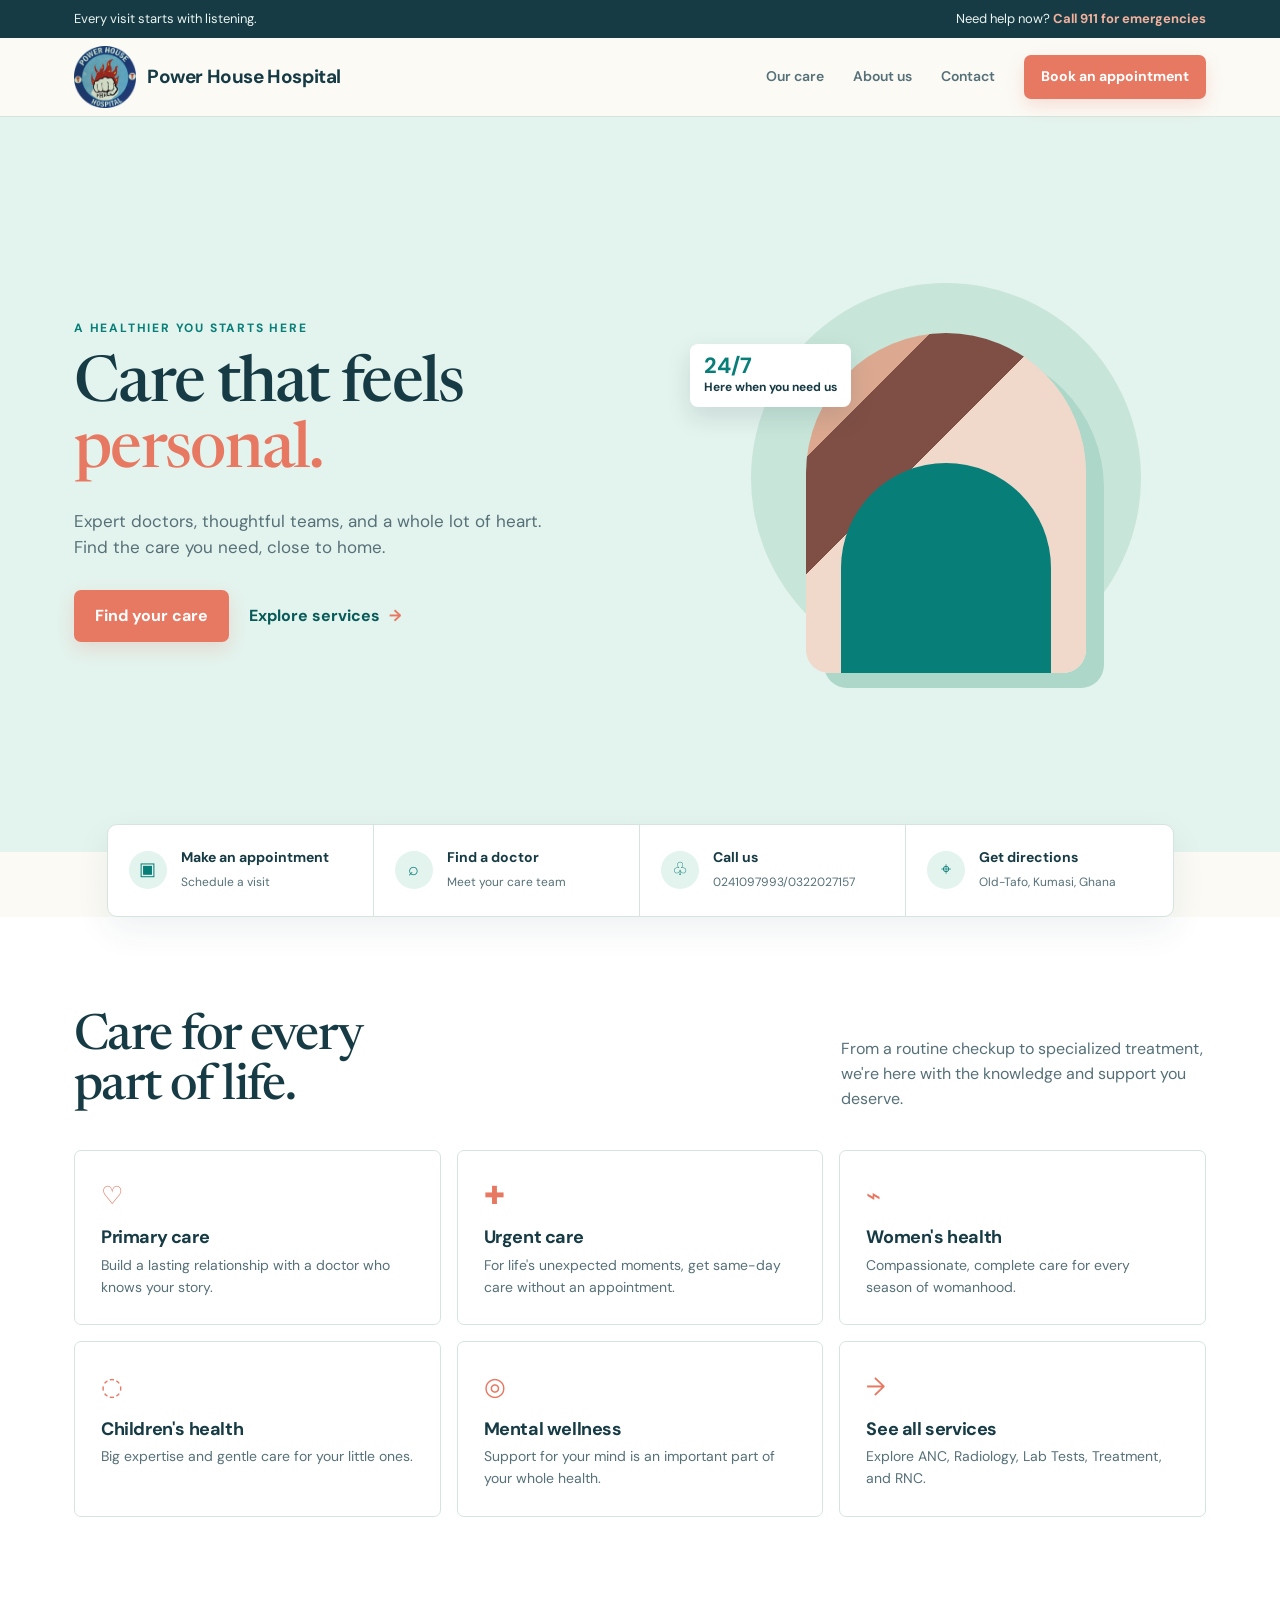
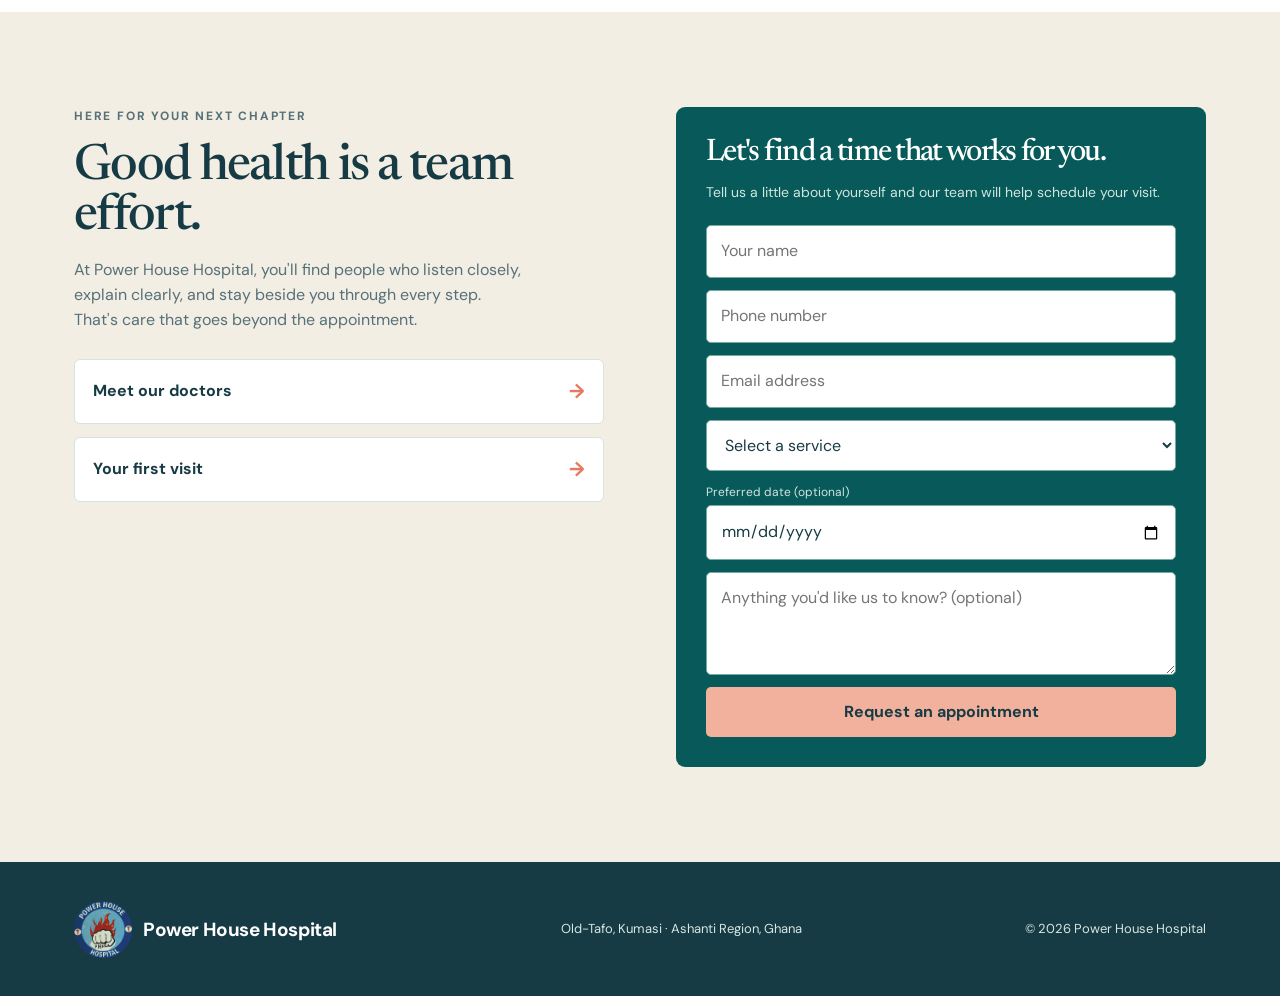
<file: poh/index.html>
<!doctype html>
<html lang="en">
<head>
  <meta charset="utf-8">
  <meta name="viewport" content="width=device-width, initial-scale=1">
  <meta name="description" content="Power House Hospital provides compassionate, expert care in Old-Tafo, Kumasi, Ashanti Region, Ghana.">
  <title>Power House Hospital | Care that feels personal</title>
  <link rel="preconnect" href="https://fonts.googleapis.com">
  <link rel="preconnect" href="https://fonts.gstatic.com" crossorigin>
  <link href="https://fonts.googleapis.com/css2?family=DM+Sans:wght@400;500;600;700&family=Newsreader:opsz,wght@6..72,500;6..72,600&display=swap" rel="stylesheet">
  <link rel="stylesheet" href="styles.css">
</head>
<body>
  <div class="topbar"><div class="topbar-inner"><span>Every visit starts with listening.</span><span>Need help now? <a href="tel:911">Call 911 for emergencies</a></span></div></div>
  <header class="nav"><div class="nav-inner"><a class="brand" href="#top" aria-label="Power House Hospital home"><img class="brand-logo" src="phhh.png" alt="Power House Hospital logo"><span class="brand-name">Power House Hospital</span></a><button class="menu-button" aria-label="Open navigation" aria-expanded="false">☰</button><nav><a href="#services">Our care</a><a href="#about">About us</a><a href="#contact">Contact</a><a class="nav-cta" href="#appointment">Book an appointment</a></nav></div></header>
  <main id="top">
    <section class="hero"><div class="hero-inner"><div><p class="eyebrow">A healthier you starts here</p><h1>Care that feels <em>personal.</em></h1><p class="hero-copy">Expert doctors, thoughtful teams, and a whole lot of heart. Find the care you need, close to home.</p><div class="hero-actions"><a class="primary" href="#appointment">Find your care</a><a class="text-link" href="#services">Explore services <span>→</span></a></div></div><div class="hero-art" aria-hidden="true"><div class="person"></div><div class="badge"><b>24/7</b>Here when you need us</div></div></div></section>
    <div class="quick-links"><div class="quick-grid"><a class="quick-item" href="#appointment"><span class="quick-icon">▣</span><span><strong>Make an appointment</strong><small>Schedule a visit</small></span></a><a class="quick-item" href="#services"><span class="quick-icon">⌕</span><span><strong>Find a doctor</strong><small>Meet your care team</small></span></a><a class="quick-item" href="tel:+233241097993"><span class="quick-icon">♧</span><span><strong>Call us</strong><small>0241097993/0322027157</small></span></a><a class="quick-item" href="https://www.google.com/maps/search/?api=1&query=Power+House+Hospital%2C+Old-Tafo%2C+Kumasi%2C+Ashanti+Region%2C+Ghana" target="_blank" rel="noopener noreferrer"><span class="quick-icon">⌖</span><span><strong>Get directions</strong><small>Old-Tafo, Kumasi, Ghana</small></span></a></div></div>
    <section class="services" id="services"><div class="wrap"><div class="section-heading"><h2>Care for every<br>part of life.</h2><p>From a routine checkup to specialized treatment, we're here with the knowledge and support you deserve.</p></div><div class="service-grid"><article class="service"><div class="service-icon">♡</div><h3>Primary care</h3><p>Build a lasting relationship with a doctor who knows your story.</p></article><article class="service"><div class="service-icon">✚</div><h3>Urgent care</h3><p>For life's unexpected moments, get same-day care without an appointment.</p></article><article class="service"><div class="service-icon">⌁</div><h3>Women's health</h3><p>Compassionate, complete care for every season of womanhood.</p></article><article class="service"><div class="service-icon">◌</div><h3>Children's health</h3><p>Big expertise and gentle care for your little ones.</p></article><article class="service"><div class="service-icon">◎</div><h3>Mental wellness</h3><p>Support for your mind is an important part of your whole health.</p></article><a class="service service-link" href="services.html"><div class="service-icon">→</div><h3>See all services</h3><p>Explore ANC, Radiology, Lab Tests, Treatment, and RNC.</p></a></div></div></section>
    <section class="find-care" id="about"><div class="wrap care-grid"><div class="care-copy"><p class="eyebrow">Here for your next chapter</p><h2>Good health is a team effort.</h2><p>At Power House Hospital, you'll find people who listen closely, explain clearly, and stay beside you through every step. That's care that goes beyond the appointment.</p><div class="care-list"><a href="#contact">Meet our doctors <span>→</span></a><a href="#contact">Your first visit <span>→</span></a></div></div><aside class="appointment" id="appointment"><h3>Let's find a time that works for you.</h3><p>Tell us a little about yourself and our team will help schedule your visit.</p><form id="appointment-form" action="appointment.php" method="post"><input name="name" aria-label="Your name" required maxlength="120" placeholder="Your name"><input name="phone" type="tel" aria-label="Phone number" required maxlength="30" placeholder="Phone number"><input name="email" type="email" aria-label="Email address" required maxlength="254" placeholder="Email address"><select name="service" aria-label="Service needed" required><option value="" disabled selected>Select a service</option><option>ANC</option><option>Radiology</option><option>Lab Tests</option><option>Treatment</option><option>RNC</option><option>Other</option></select><label class="date-label" for="preferred-date">Preferred date (optional)</label><input id="preferred-date" name="preferred_date" type="date" aria-label="Preferred date"><textarea name="patient_note" aria-label="Additional information" maxlength="1000" rows="3" placeholder="Anything you'd like us to know? (optional)"></textarea><button type="submit">Request an appointment</button><div class="notice" role="status"></div></form></aside></div></section>
  </main>
  <footer id="contact"><div class="wrap footer-inner"><a class="brand" href="#top" aria-label="Power House Hospital home"><img class="brand-logo" src="phhh.png" alt="Power House Hospital logo"><span class="brand-name">Power House Hospital</span></a><p>Old-Tafo, Kumasi · Ashanti Region, Ghana</p><p>© 2026 Power House Hospital</p></div></footer>
  <script src="script.js"></script>
</body>
</html>
</file>
<file: poh/styles.css>
:root {
  --ink: #173b45;
  --muted: #567078;
  --teal: #087e79;
  --deep: #075a59;
  --mint: #e3f3ed;
  --coral: #e77962;
  --cream: #fbfaf5;
  --line: #d6e4df;
  --white: #fff;
}

* { box-sizing: border-box; }
html { scroll-behavior: smooth; }
body { margin: 0; color: var(--ink); background: var(--cream); font: 16px/1.55 'DM Sans', sans-serif; }
a { color: inherit; text-decoration: none; }
button, input, select, textarea { font: inherit; }

.topbar { background: var(--ink); color: #eaf5f1; font-size: 13px; }
.topbar-inner, .nav-inner, .wrap { max-width: 1180px; margin: auto; padding-left: 24px; padding-right: 24px; }
.topbar-inner { display: flex; justify-content: space-between; gap: 20px; padding-top: 9px; padding-bottom: 9px; }
.topbar a { color: #f2b19d; font-weight: 700; }
.nav { background: var(--cream); border-bottom: 1px solid var(--line); }
.nav-inner { min-height: 78px; display: flex; align-items: center; justify-content: space-between; gap: 35px; }
.brand { display: flex; align-items: center; gap: 11px; font-size: 19px; font-weight: 700; letter-spacing: -.4px; white-space: nowrap; }
.brand-logo { display: block; width: 62px; height: 62px; object-fit: contain; }
.brand-name { display: inline-block; }
.visually-hidden { position: absolute; width: 1px; height: 1px; padding: 0; margin: -1px; overflow: hidden; clip: rect(0, 0, 0, 0); white-space: nowrap; border: 0; }
.brand-mark { display: grid; place-items: center; width: 38px; height: 38px; color: var(--white); background: var(--teal); border-radius: 12px; font-size: 22px; font-weight: 700; }
nav { display: flex; align-items: center; gap: 29px; color: var(--muted); font-size: 14px; font-weight: 600; }
nav a:hover { color: var(--teal); }
.nav-cta, .primary { border: 0; border-radius: 7px; background: var(--coral); color: #fff; font-weight: 700; cursor: pointer; box-shadow: 0 7px 17px #e7796233; }
.nav-cta { padding: 11px 17px; }

.hero { overflow: hidden; background: var(--mint); }
.hero-inner { max-width: 1180px; margin: auto; padding: 76px 24px 84px; display: grid; grid-template-columns: 1.03fr .97fr; align-items: center; gap: 58px; }
.eyebrow { margin: 0 0 17px; color: var(--teal); font-size: 12px; font-weight: 700; letter-spacing: 1.8px; text-transform: uppercase; }
h1, h2, h3 { margin: 0; letter-spacing: -1.7px; line-height: 1.08; }
h1 { max-width: 590px; font: 500 clamp(42px, 5vw, 72px)/1.02 Newsreader, serif; }
h1 em { color: var(--coral); font-style: normal; }
.hero-copy { max-width: 490px; margin: 23px 0 29px; color: var(--muted); font-size: 17px; }
.hero-actions { display: flex; align-items: center; gap: 20px; }
.primary { padding: 14px 21px; }
.text-link { color: var(--deep); font-weight: 700; }
.text-link span { display: inline-block; margin-left: 5px; color: var(--coral); transition: transform .2s; }
.text-link:hover span { transform: translateX(4px); }
.hero-art { position: relative; min-height: 385px; display: flex; align-items: flex-end; justify-content: center; }
.hero-art:before { content: ''; position: absolute; width: 390px; height: 390px; border-radius: 50%; background: #c8e5d9; bottom: 0; }
.person { position: relative; width: 280px; height: 340px; border-radius: 145px 145px 24px 24px; background: linear-gradient(135deg, #dca990 0 20%, #7f4f45 20% 39%, #f0d8ca 39%); box-shadow: 18px 15px 0 #acd7c9; overflow: hidden; }
.person:after { content: ''; position: absolute; left: 35px; right: 35px; bottom: 0; height: 210px; border-radius: 135px 135px 0 0; background: #087e79; }
.badge { position: absolute; z-index: 2; left: 5px; top: 56px; padding: 10px 14px; background: #fff; border-radius: 8px; box-shadow: 0 10px 25px #173b4520; font-size: 12px; font-weight: 700; }
.badge b { display: block; color: var(--teal); font-size: 22px; line-height: 1.1; }

.quick-links { position: relative; margin: -28px auto 0; max-width: 1115px; padding: 0 24px; }
.quick-grid { display: grid; grid-template-columns: repeat(4, 1fr); background: #fff; border: 1px solid var(--line); border-radius: 10px; box-shadow: 0 13px 35px #173b4512; }
.quick-item { display: flex; align-items: center; gap: 14px; padding: 22px 21px; border-right: 1px solid var(--line); }
.quick-item:last-child { border: 0; }
.quick-icon { display: grid; place-items: center; flex: 0 0 38px; height: 38px; border-radius: 50%; background: var(--mint); color: var(--teal); font-size: 18px; }
.quick-item strong { display: block; font-size: 14px; }
.quick-item small { color: var(--muted); font-size: 12px; }

section { padding: 95px 0; }
.section-heading { display: flex; justify-content: space-between; align-items: end; gap: 25px; margin-bottom: 38px; }
h2 { font: 500 clamp(34px, 4vw, 50px) Newsreader, serif; }
.section-heading p { max-width: 365px; margin: 0; color: var(--muted); }
.services { background: #fff; }
.service-grid { display: grid; grid-template-columns: repeat(3, 1fr); gap: 16px; }
.service { padding: 26px; min-height: 175px; border: 1px solid var(--line); border-radius: 7px; transition: transform .2s, box-shadow .2s; }
.service:hover { transform: translateY(-4px); box-shadow: 0 12px 25px #173b4512; }
.service-link { display: block; color: inherit; }
.service-link:focus-visible, .department-tab:focus-visible { outline: 3px solid var(--coral); outline-offset: 3px; }
.service-icon { color: var(--coral); font-size: 25px; }
.service h3 { margin: 13px 0 7px; font-size: 18px; letter-spacing: -.4px; }
.service p { margin: 0; color: var(--muted); font-size: 14px; }
.find-care { background: #f2eee4; }
.care-grid { display: grid; grid-template-columns: 1fr 1fr; gap: 72px; align-items: start; }
.care-copy p { max-width: 450px; color: var(--muted); }
.care-list { display: grid; gap: 13px; margin-top: 26px; }
.care-list a { display: flex; align-items: center; justify-content: space-between; padding: 16px 18px; background: #fff; border: 1px solid var(--line); border-radius: 6px; font-weight: 700; }
.care-list a span { color: var(--coral); font-size: 20px; }
.appointment { padding: 30px; background: var(--deep); border-radius: 9px; color: #fff; }
.appointment h3 { font: 500 31px Newsreader, serif; }
.appointment p { color: #d0e5df; font-size: 14px; }
form { display: grid; gap: 12px; margin-top: 22px; }
input, select, textarea { width: 100%; padding: 13px 14px; border: 1px solid #78aaa2; border-radius: 5px; color: var(--ink); background: #fff; }
textarea { resize: vertical; }
.date-label { margin-bottom: -8px; color: #d0e5df; font-size: 12px; }
.appointment button { padding: 13px; border: 0; border-radius: 5px; color: var(--ink); background: #f2b19d; font-weight: 700; cursor: pointer; }
footer { background: var(--ink); color: #d5e6e1; padding: 38px 0; }
.footer-inner { display: flex; justify-content: space-between; gap: 30px; align-items: center; }
footer .brand { color: #fff; }
footer .brand-logo { width: 58px; height: 58px; }
footer .brand-mark { background: var(--coral); }
footer p { margin: 0; font-size: 13px; }
.menu-button { display: none; border: 0; background: transparent; color: var(--ink); font-size: 25px; cursor: pointer; }
.notice { display: none; padding: 12px; color: var(--deep); background: #d4f2e5; border-radius: 5px; font-size: 13px; }

.services-page { min-height: 65vh; padding: 76px 0 100px; background: #fff; }
.services-page-heading { margin-bottom: 35px; }
.services-page-heading h1 { max-width: 760px; }
.services-page-heading p { max-width: 610px; margin: 20px 0 0; color: var(--muted); font-size: 17px; }
.department-tabs { display: flex; gap: 8px; overflow-x: auto; padding: 5px 2px 13px; border-bottom: 1px solid var(--line); }
.department-tab { flex: 0 0 auto; padding: 11px 17px; border: 1px solid transparent; border-radius: 5px; background: transparent; color: var(--muted); font-weight: 700; cursor: pointer; }
.department-tab[aria-selected="true"] { border-color: var(--line); background: var(--mint); color: var(--deep); }
.department-panel { display: grid; grid-template-columns: minmax(0, 1.05fr) minmax(0, .95fr); gap: 48px; align-items: center; padding: 36px 0 0; animation: panel-in .24s ease-out; }
.department-panel[hidden] { display: none; }
.department-panel-text { grid-template-columns: minmax(0, 680px); }
.department-copy { max-width: 590px; }
.department-panel h2 { font-size: 38px; }
.department-panel p { max-width: 650px; color: var(--muted); }
.patient-note { margin: 24px 0 8px; padding-left: 15px; border-left: 3px solid var(--teal); }
.patient-note strong { font-size: 13px; color: var(--deep); }
.patient-note p { margin: 5px 0 0; font-size: 14px; }
.department-image { margin: 0; }
.department-image img { display: block; width: 100%; aspect-ratio: 4 / 3; border-radius: 7px; background: var(--mint); object-fit: cover; }
.department-image figcaption { margin-top: 8px; color: var(--muted); font-size: 11px; }
.department-image figcaption a { text-decoration: underline; text-underline-offset: 2px; }
.department-contact { display: inline-flex; align-items: center; gap: 9px; margin-top: 12px; padding: 13px 18px; border-radius: 5px; background: var(--coral); color: #fff; font-weight: 700; }
.department-contact:hover { background: #cf654f; }
@keyframes panel-in { from { opacity: 0; transform: translateY(5px); } to { opacity: 1; transform: translateY(0); } }

@media (max-width: 760px) {
  .topbar-inner { padding-top: 8px; padding-bottom: 8px; }
  .topbar-inner span { display: none; }
  .nav-inner { min-height: 68px; }
  .brand { gap: 8px; font-size: 15px; }
  .brand-logo { width: 50px; height: 50px; }
  .menu-button { display: block; }
  nav { display: none; position: absolute; z-index: 5; top: 68px; left: 0; right: 0; flex-direction: column; align-items: stretch; gap: 0; padding: 10px 24px 20px; background: var(--cream); border-bottom: 1px solid var(--line); }
  nav.open { display: flex; }
  nav a, nav .nav-cta { padding: 12px 0; }
  nav .nav-cta { padding: 11px; text-align: center; }
  .hero-inner { grid-template-columns: 1fr; padding-top: 57px; padding-bottom: 60px; gap: 25px; }
  .hero-art { min-height: 250px; transform: scale(.78); transform-origin: top center; margin-bottom: -60px; }
  .quick-grid { grid-template-columns: 1fr 1fr; }
  .quick-item { padding: 16px 14px; }
  .quick-item:nth-child(2) { border-right: 0; }
  .quick-item:nth-child(-n+2) { border-bottom: 1px solid var(--line); }
  section { padding: 65px 0; }
  .section-heading, .care-grid { display: block; }
  .section-heading p { margin-top: 15px; }
  .service-grid { grid-template-columns: 1fr; }
  .service { min-height: 0; }
  .services-page { padding: 57px 0 72px; }
  .department-tabs { display: grid; grid-template-columns: repeat(3, minmax(0, 1fr)); gap: 6px; overflow: visible; margin-right: 0; }
  .department-tab { padding: 10px 7px; }
  .department-panel { grid-template-columns: 1fr; gap: 24px; padding-top: 28px; }
  .department-panel h2 { font-size: 32px; }
  .department-image { grid-row: 1; }
  .department-copy { grid-row: 2; }
  .appointment { margin-top: 35px; }
  .footer-inner { display: block; }
  footer p { display: block; margin-top: 20px; }
}
</file>
